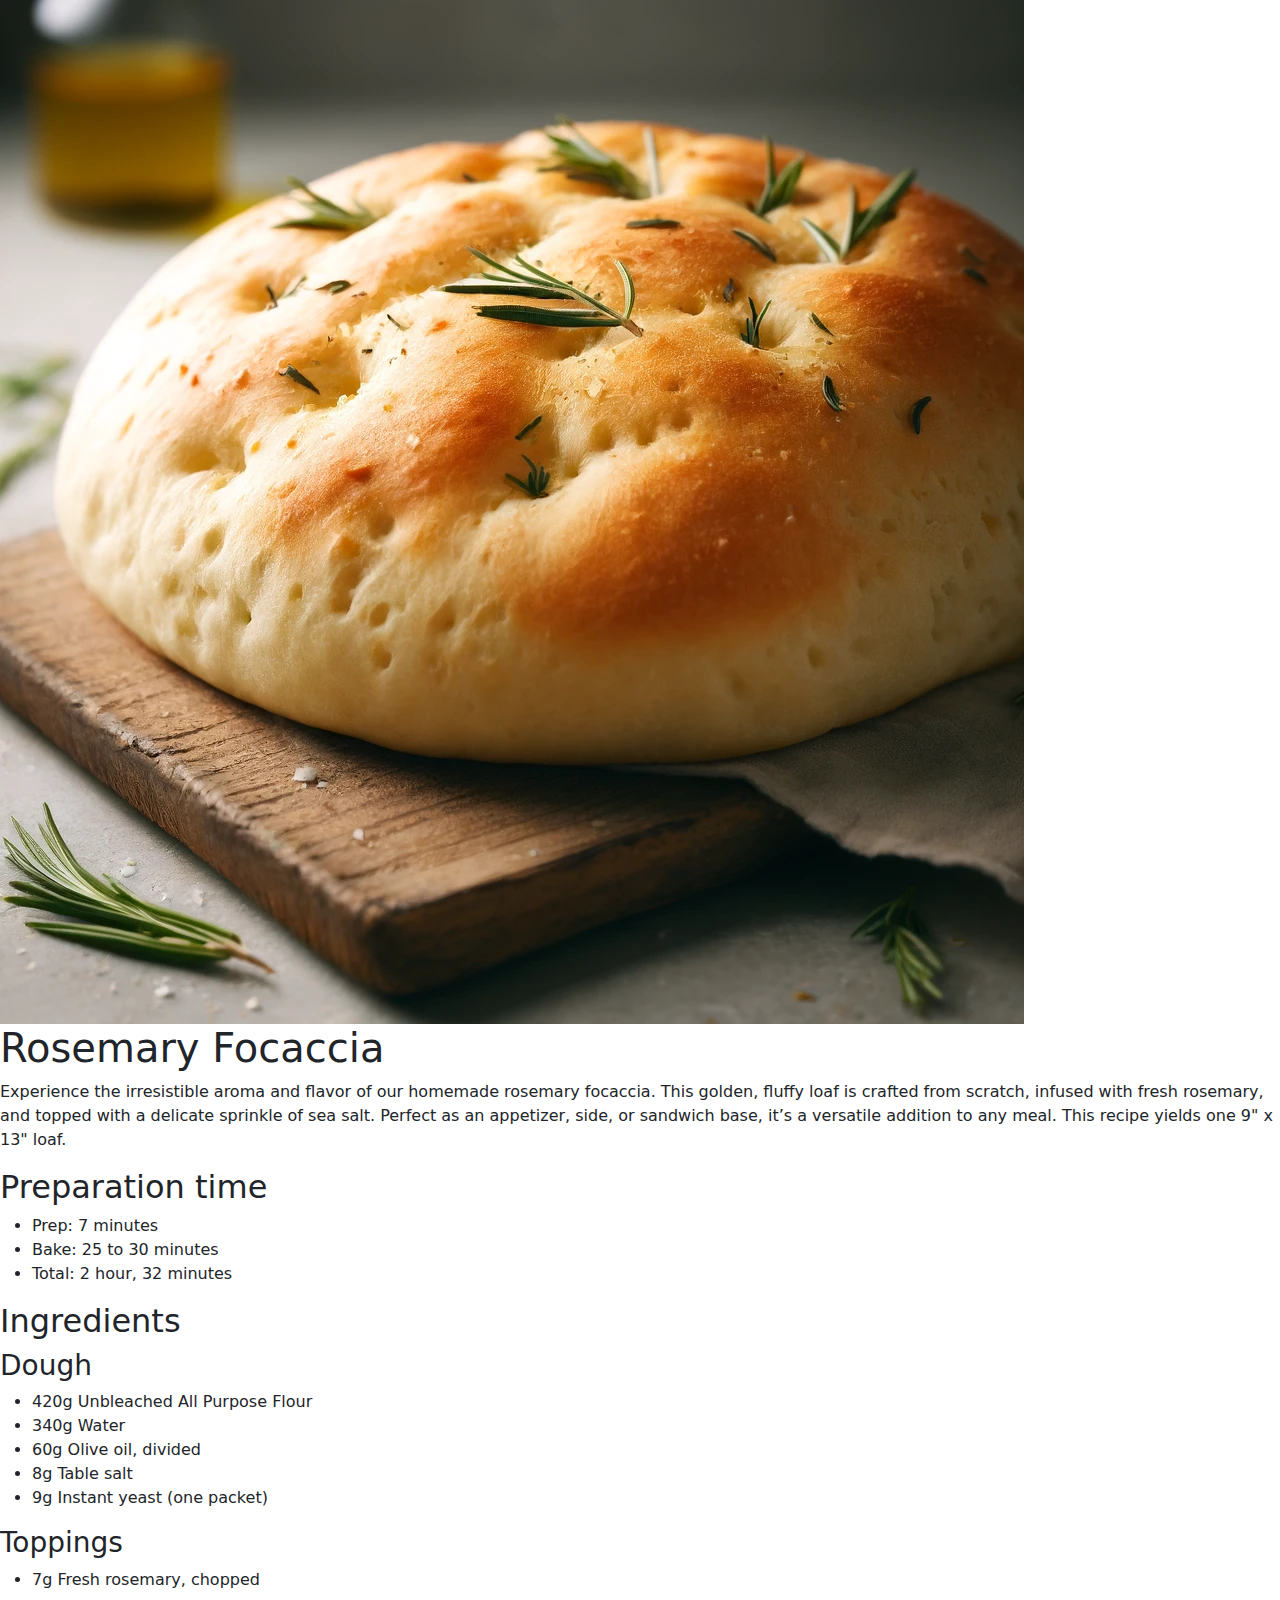
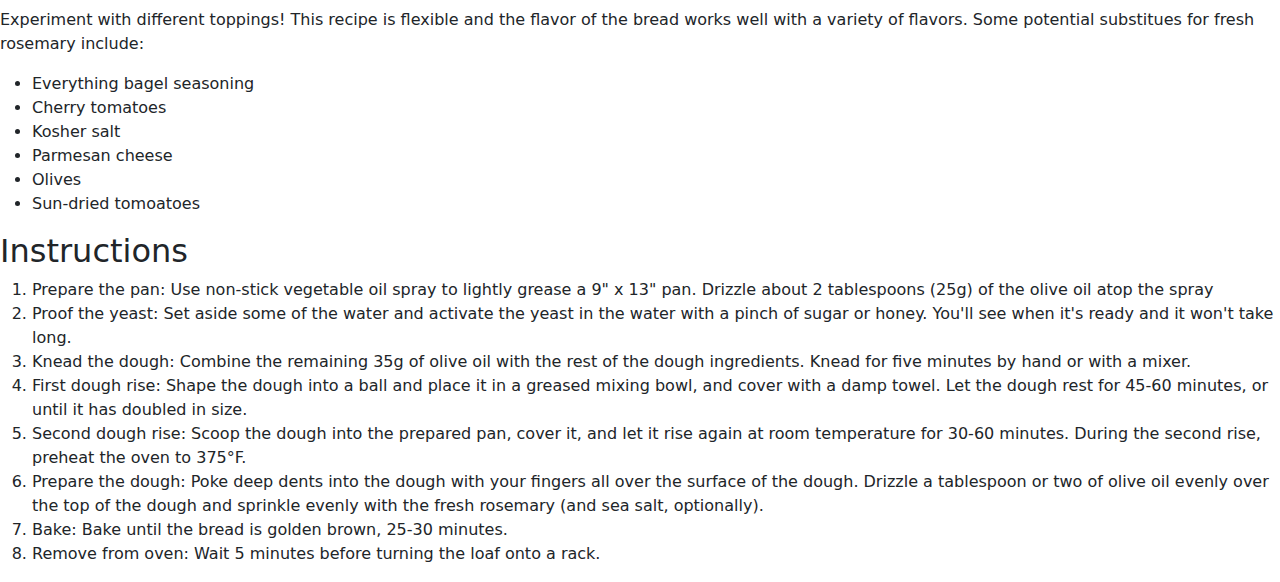
<file: recipes/focaccia.html>
<!DOCTYPE html>
<html lang="en">

<head>
    <meta charset="UTF-8">
    <meta name="viewport" content="width=device-width, initial-scale=1.0">
    <link href="https://cdn.jsdelivr.net/npm/bootstrap@5.3.3/dist/css/bootstrap.min.css" rel="stylesheet"
        integrity="sha384-QWTKZyjpPEjISv5WaRU9OFeRpok6YctnYmDr5pNlyT2bRjXh0JMhjY6hW+ALEwIH" crossorigin="anonymous">
    <title>Rosemary Focaccia</title>
</head>

<body>
    <img src="../assets/rosemary-foccacia.webp" class="img-fluid" alt="Rosemary focaccia loaf">
    <h1>Rosemary Focaccia</h1>
    <p>
        Experience the irresistible aroma and flavor of our homemade rosemary focaccia. This golden,
        fluffy loaf is crafted from scratch, infused with fresh rosemary, and topped with a delicate
        sprinkle of sea salt. Perfect as an appetizer, side, or sandwich base, it’s a versatile
        addition to any meal. This recipe yields one 9" x 13" loaf.
    </p>

    <h2>Preparation time</h2>
    <ul>
        <li>Prep: 7 minutes</li>
        <li>Bake: 25 to 30 minutes</li>
        <li>Total: 2 hour, 32 minutes</li>
    </ul>

    <h2>Ingredients</h2>
    <h3>Dough</h3>
    <ul>
        <li>420g Unbleached All Purpose Flour</li>
        <li>340g Water</li>
        <li>60g Olive oil, divided</li>
        <li>8g Table salt</li>
        <li>9g Instant yeast (one packet)</li>
    </ul>
    <h3>Toppings</h3>
    <ul>
        <li>7g Fresh rosemary, chopped</li>
    </ul>
    <p>
        Experiment with different toppings! This recipe is flexible and the flavor of the bread
        works well with a variety of flavors. Some potential substitues for fresh rosemary include:
    </p>
    <ul>
        <li>Everything bagel seasoning</li>
        <li>Cherry tomatoes</li>
        <li>Kosher salt</li>
        <li>Parmesan cheese</li>
        <li>Olives</li>
        <li>Sun-dried tomoatoes</li>
    </ul>

    <h2>Instructions</h2>
    <ol>
        <li>Prepare the pan: Use non-stick vegetable oil spray to lightly grease a 9" x 13" pan. Drizzle about 2
            tablespoons (25g) of the olive oil atop the spray</li>

        <li>Proof the yeast: Set aside some of the water and activate the yeast in the water with a pinch of
            sugar or honey. You'll see when it's ready and it won't take long.</li>

        <li>Knead the dough: Combine the remaining 35g of olive oil with the rest of the dough ingredients. Knead for
            five minutes by hand or with a mixer.</li>

        <li>First dough rise: Shape the dough into a ball and place it in a greased mixing bowl, and cover with a damp
            towel. Let the dough rest for 45-60 minutes, or until it has doubled in size.</li>

        <li>Second dough rise: Scoop the dough into the prepared pan, cover it, and let it rise again at room
            temperature for
            30-60 minutes. During the second rise, preheat the oven to 375<span>&#176;</span>F.</li>

        <li>Prepare the dough: Poke deep dents into the dough with your fingers all over the surface of the dough.
            Drizzle
            a tablespoon or two of olive oil evenly over the top of the dough and sprinkle evenly with the fresh
            rosemary (and sea salt, optionally).</li>

        <li>Bake: Bake until the bread is golden brown, 25-30 minutes.</li>

        <li>Remove from oven: Wait 5 minutes before turning the loaf onto a rack.</li>
    </ol>

    <script src="https://cdn.jsdelivr.net/npm/bootstrap@5.3.3/dist/js/bootstrap.bundle.min.js"
        integrity="sha384-YvpcrYf0tY3lHB60NNkmXc5s9fDVZLESaAA55NDzOxhy9GkcIdslK1eN7N6jIeHz"
        crossorigin="anonymous"></script>
</body>

</html>
</file>
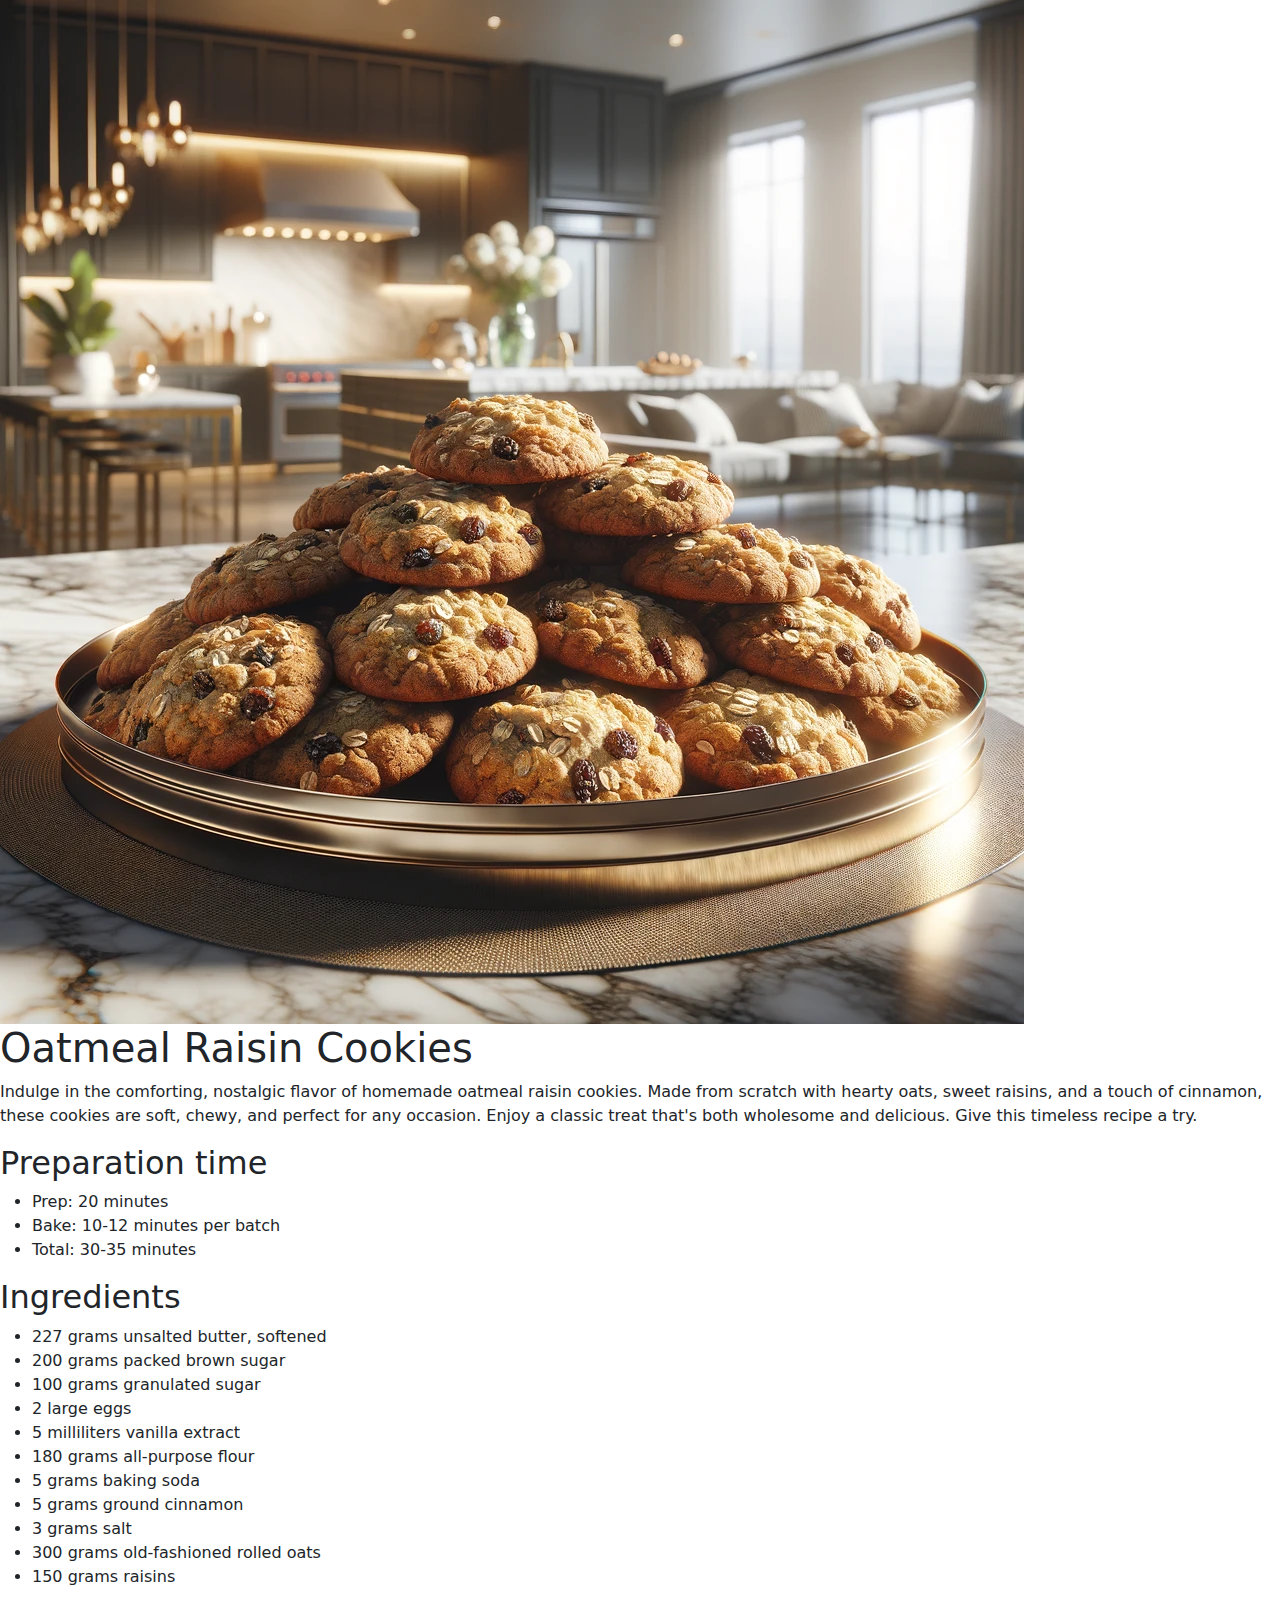
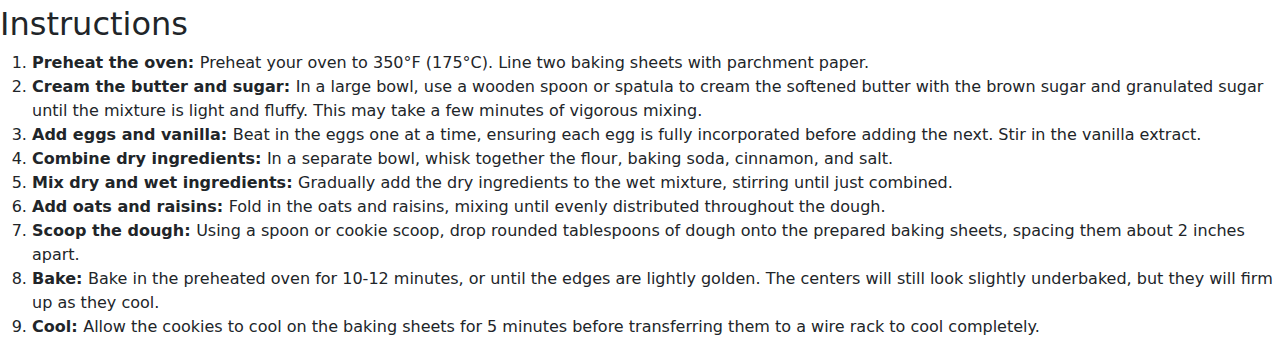
<file: recipes/oatmeal.html>
<!DOCTYPE html>
<html lang="en">

<head>
    <meta charset="UTF-8">
    <meta name="viewport" content="width=device-width, initial-scale=1.0">
    <link href="https://cdn.jsdelivr.net/npm/bootstrap@5.3.3/dist/css/bootstrap.min.css" rel="stylesheet"
        integrity="sha384-QWTKZyjpPEjISv5WaRU9OFeRpok6YctnYmDr5pNlyT2bRjXh0JMhjY6hW+ALEwIH" crossorigin="anonymous">
    <title>Oatmeal Raisin Cookies</title>
</head>

<body>
    <img src="../assets/oatmeal-raisin.webp" class="img-fluid" alt="Oatmeal raisin cookies">
    <h1>Oatmeal Raisin Cookies</h1>
    <p>
        Indulge in the comforting, nostalgic flavor of homemade oatmeal raisin cookies. Made from scratch with hearty
        oats, sweet raisins, and a touch of cinnamon, these cookies are soft, chewy, and perfect for any occasion. Enjoy
        a classic treat that's both wholesome and delicious. Give this timeless recipe a try.
    </p>

    <h2>Preparation time</h2>
    <ul>
        <li>Prep: 20 minutes</li>
        <li>Bake: 10-12 minutes per batch</li>
        <li>Total: 30-35 minutes</li>
    </ul>

    <h2>Ingredients</h2>
    <ul>
        <li>227 grams unsalted butter, softened</li>
        <li>200 grams packed brown sugar</li>
        <li>100 grams granulated sugar</li>
        <li>2 large eggs</li>
        <li>5 milliliters vanilla extract</li>
        <li>180 grams all-purpose flour</li>
        <li>5 grams baking soda</li>
        <li>5 grams ground cinnamon</li>
        <li>3 grams salt</li>
        <li>300 grams old-fashioned rolled oats</li>
        <li>150 grams raisins</li>
    </ul>

    <h2>Instructions</h2>
    <ol>
        <li><span style="font-weight: bold">Preheat the oven: </span>Preheat your oven to 350°F (175°C). Line two baking
            sheets with parchment paper.</li>
        <li><span style="font-weight: bold">Cream the butter and sugar: </span>In a large bowl, use a wooden spoon or
            spatula to cream the softened butter with the brown sugar and
            granulated sugar until the mixture is light and fluffy. This may take a few minutes of vigorous mixing.</li>
        <li><span style="font-weight: bold">Add eggs and vanilla: </span> Beat in the eggs one at a time, ensuring each
            egg is fully incorporated before adding the next. Stir in the vanilla extract.</li>
        <li><span style="font-weight: bold">Combine dry ingredients: </span> In a separate bowl, whisk together the
            flour, baking soda, cinnamon, and salt.</li>
        <li><span style="font-weight: bold">Mix dry and wet ingredients: </span>Gradually add the dry ingredients to the
            wet mixture, stirring until just combined.</li>
        <li><span style="font-weight: bold">Add oats and raisins: </span> Fold in the oats and raisins, mixing until
            evenly distributed throughout the dough.</li>
        <li><span style="font-weight: bold">Scoop the dough: </span> Using a spoon or cookie scoop, drop rounded
            tablespoons of dough onto the prepared baking sheets, spacing them about 2 inches apart.</li>
        <li><span style="font-weight: bold">Bake: </span>Bake in the preheated oven for 10-12 minutes, or until the
            edges are lightly golden. The centers will still look slightly underbaked, but they will firm up as they
            cool.</li>
        <li><span style="font-weight: bold">Cool: </span>Allow the cookies to cool on the baking sheets for 5 minutes
            before transferring them to a wire rack to cool completely.</li>
    </ol>
</body>

</html>
</file>
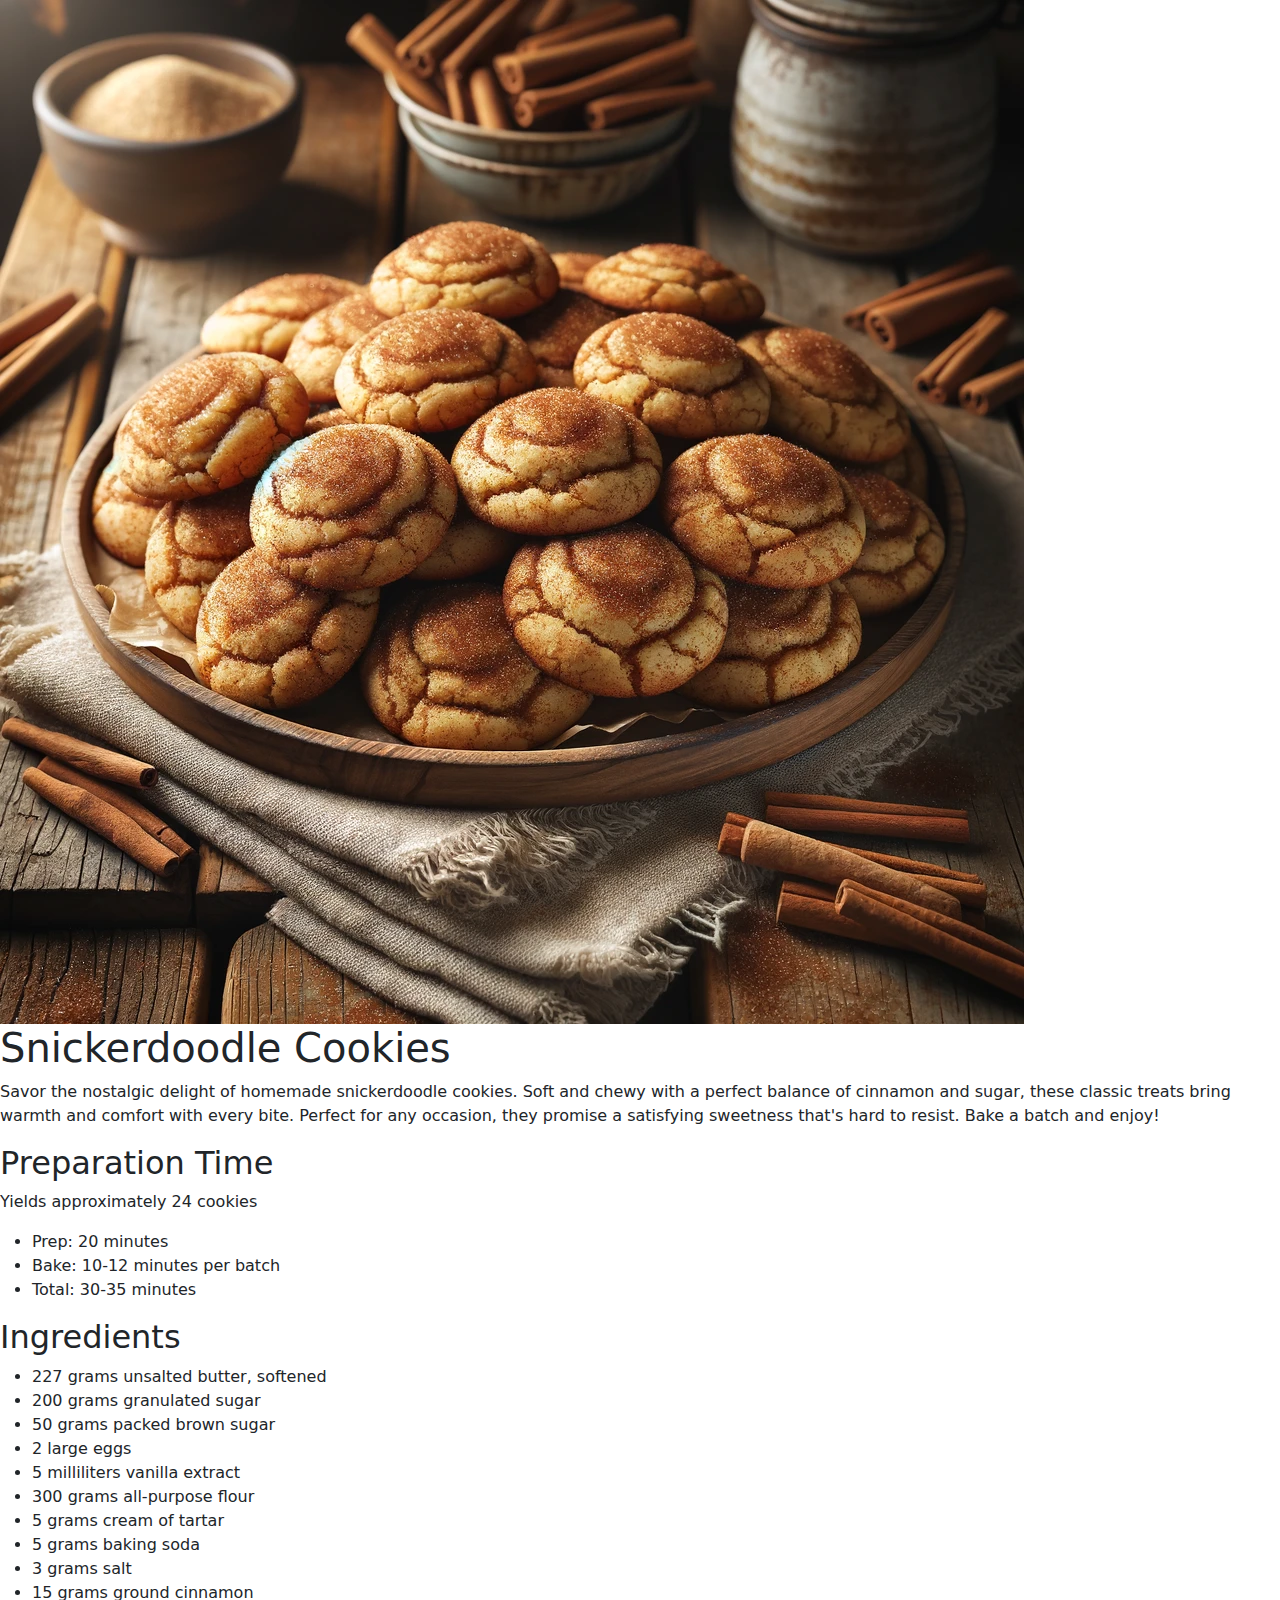
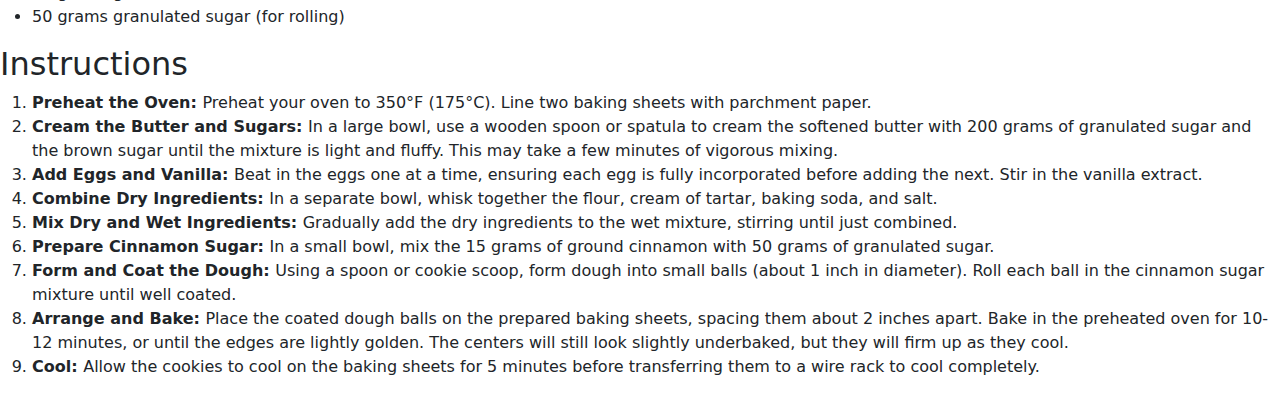
<file: recipes/snickerdoodle.html>
<!DOCTYPE html>
<html lang="en">

<head>
    <meta charset="UTF-8">
    <meta name="viewport" content="width=device-width, initial-scale=1.0">
    <link href="https://cdn.jsdelivr.net/npm/bootstrap@5.3.3/dist/css/bootstrap.min.css" rel="stylesheet"
        integrity="sha384-QWTKZyjpPEjISv5WaRU9OFeRpok6YctnYmDr5pNlyT2bRjXh0JMhjY6hW+ALEwIH" crossorigin="anonymous">
    <title>Snickerdoodle Cookies</title>
</head>

<body>
    <img src="../assets/snickerdoodle.webp" class="img-fluid" alt="Snickerdoodle cookies">
    <h1>Snickerdoodle Cookies</h1>
    <p>
        Savor the nostalgic delight of homemade snickerdoodle cookies. Soft and chewy with a perfect balance of cinnamon
        and sugar, these classic treats bring warmth and comfort with every bite. Perfect for any occasion, they promise
        a satisfying sweetness that's hard to resist. Bake a batch and enjoy!
    </p>

    <h2>Preparation Time</h2>
    <p>Yields approximately 24 cookies</p>
    <ul>
        <li>Prep: 20 minutes</li>
        <li>Bake: 10-12 minutes per batch</li>
        <li>Total: 30-35 minutes</li>
    </ul>

    <h2>Ingredients</h2>
    <ul>
        <li>227 grams unsalted butter, softened</li>
        <li>200 grams granulated sugar</li>
        <li>50 grams packed brown sugar</li>
        <li>2 large eggs</li>
        <li>5 milliliters vanilla extract</li>
        <li>300 grams all-purpose flour</li>
        <li>5 grams cream of tartar</li>
        <li>5 grams baking soda</li>
        <li>3 grams salt</li>
        <li>15 grams ground cinnamon</li>
        <li>50 grams granulated sugar (for rolling)</li>
    </ul>

    <h2>Instructions</h2>
    <ol>
        <li><span style="font-weight: bold;">Preheat the Oven: </span>Preheat your oven to 350°F (175°C). Line two
            baking sheets with parchment paper.</li>

        <li><span style="font-weight: bold;">Cream the Butter and Sugars: </span>In a large bowl, use a wooden spoon or
            spatula to cream the softened butter with 200 grams of granulated sugar and the brown sugar until the
            mixture is light and fluffy. This may take a few minutes of vigorous mixing.</li>

        <li><span style="font-weight: bold;">Add Eggs and Vanilla: </span>Beat in the eggs one at a time, ensuring each
            egg is fully incorporated before adding the next. Stir in the vanilla extract.</li>

        <li><span style="font-weight: bold;">Combine Dry Ingredients: </span>In a separate bowl, whisk together the
            flour, cream of tartar, baking soda, and salt.</li>

        <li><span style="font-weight: bold;">Mix Dry and Wet Ingredients: </span>Gradually add the dry ingredients to
            the wet mixture, stirring until just combined.</li>

        <li><span style="font-weight: bold">Prepare Cinnamon Sugar: </span>In a small bowl, mix the 15 grams of ground
            cinnamon with 50 grams of granulated sugar.</li>

        <li><span style="font-weight: bold">Form and Coat the Dough: </span>Using a spoon or cookie scoop, form dough
            into small balls (about 1 inch in diameter). Roll each ball in the cinnamon sugar mixture until well coated.
        </li>

        <li><span style="font-weight: bold;">Arrange and Bake: </span>Place the coated dough balls on the prepared
            baking sheets, spacing them about 2 inches apart. Bake in the preheated oven for 10-12 minutes, or until the
            edges are lightly golden. The centers will still look slightly underbaked, but they will firm up as they
            cool.</li>

        <li><span style="font-weight: bold;">Cool: </span>Allow the cookies to cool on the baking sheets for 5 minutes
            before transferring them to a wire rack to cool completely.</li>
    </ol>
</body>

</html>
</file>
